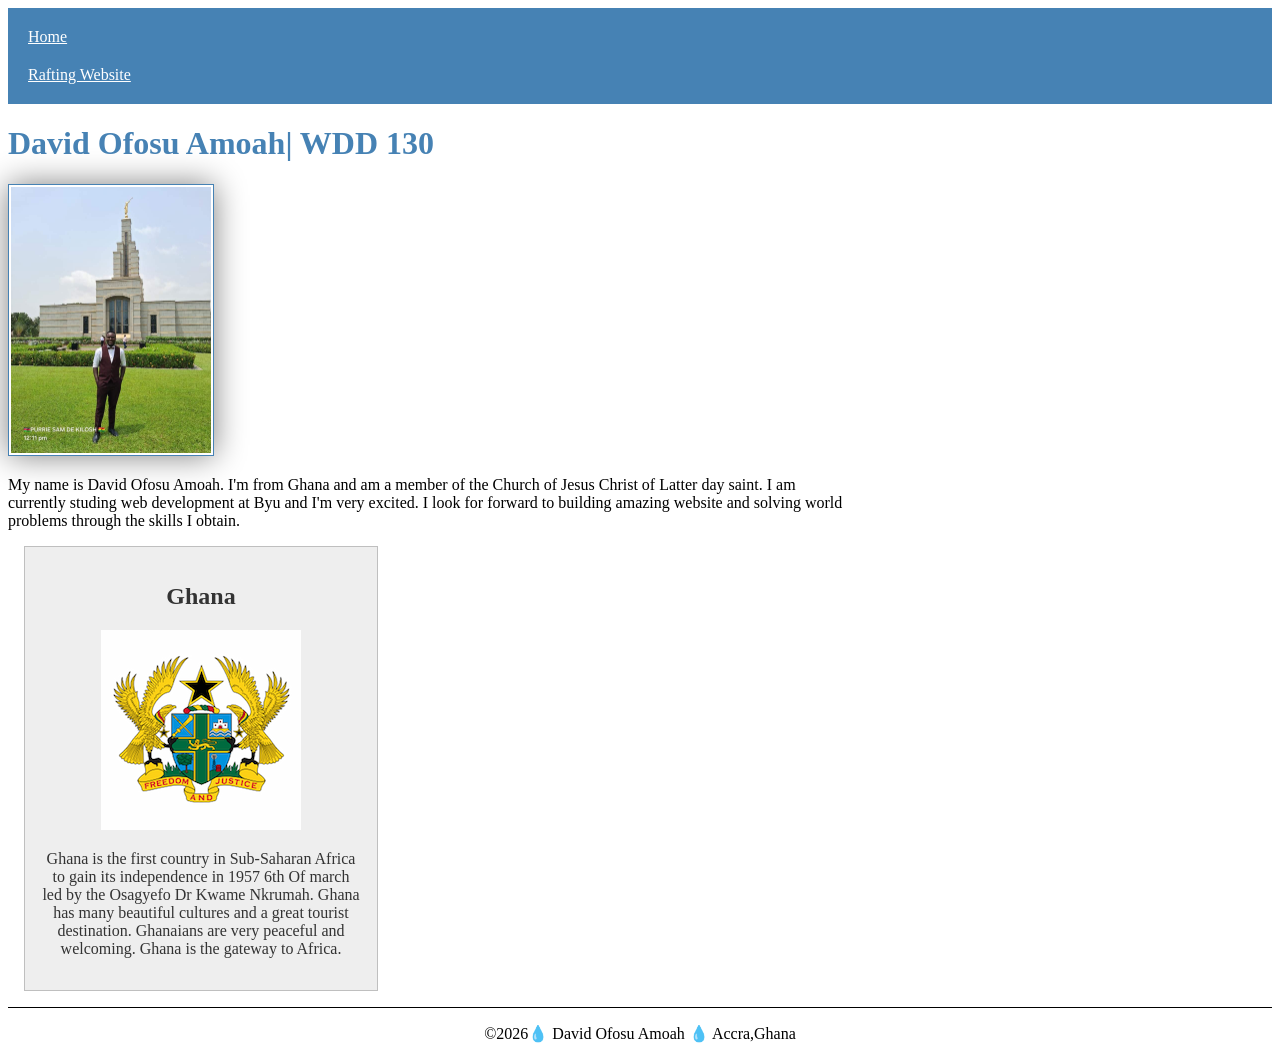
<file: index.html>
<!DOCTYPE html>
<html lang="en">

<head>
    <meta charset="UTF-8">
    <meta name="viewport" content="width=device-width, initial-scale=1.0">
    <title>David Ofosu Amoah | WDD 130</title>
    <meta name="description" content="David Ofosu Amoah's BYU-Idaho WDD 130 course home page.">
    <meta name="author" content="David Ofosu Amoah">
    <link rel="stylesheet" href="styles/styles.css">
</head>

<body>

    <header>
        <nav>
            <a href="#">Home</a>
            <a href="wwr/">Rafting Website</a>
        </nav>
    </header>
    <main>
        <h1>David Ofosu Amoah| WDD 130</h1>
        <img src="images/profile.jpg" alt="David Ofosu Amoah">
        <p> My name is David Ofosu Amoah. I'm from Ghana and am a member of the Church of Jesus
            Christ of Latter day saint. I am currently studing web development at Byu and I'm very
            excited. I look for forward to building amazing website and solving world problems
            through the skills I obtain. </p>

    </main>
    <aside>
        <h2>Ghana</h2>
        <img src="images/ghana.png" alt="Ghana coat of arms">
        <p> Ghana is the first country in Sub-Saharan Africa to gain its independence in 1957 6th
            Of march led by the Osagyefo Dr Kwame Nkrumah. Ghana has many beautiful cultures and a
            great tourist destination. Ghanaians are
            very peaceful and welcoming. Ghana is the gateway to Africa.</p>
    </aside>

    <footer>
        <p>©2026💧 David Ofosu Amoah 💧 Accra,Ghana </p>
    </footer>


</body>


</html>
</file>
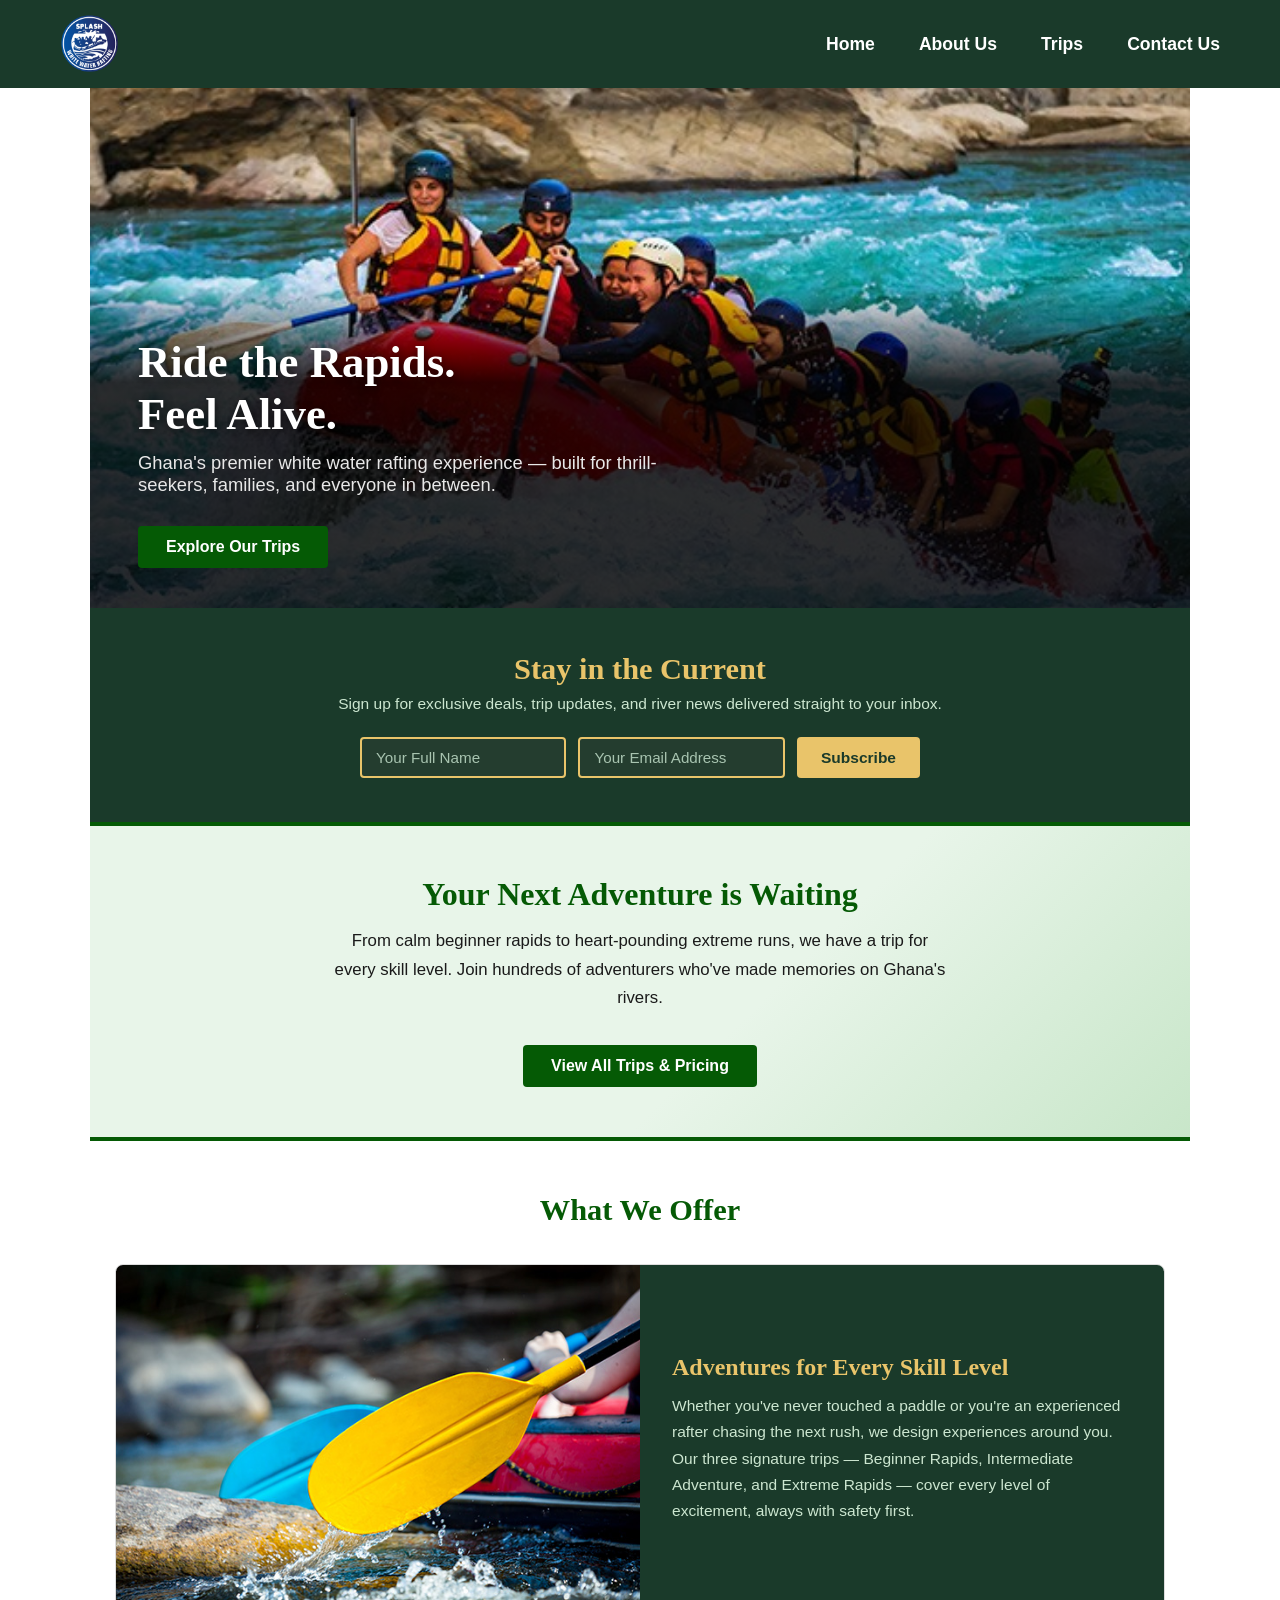
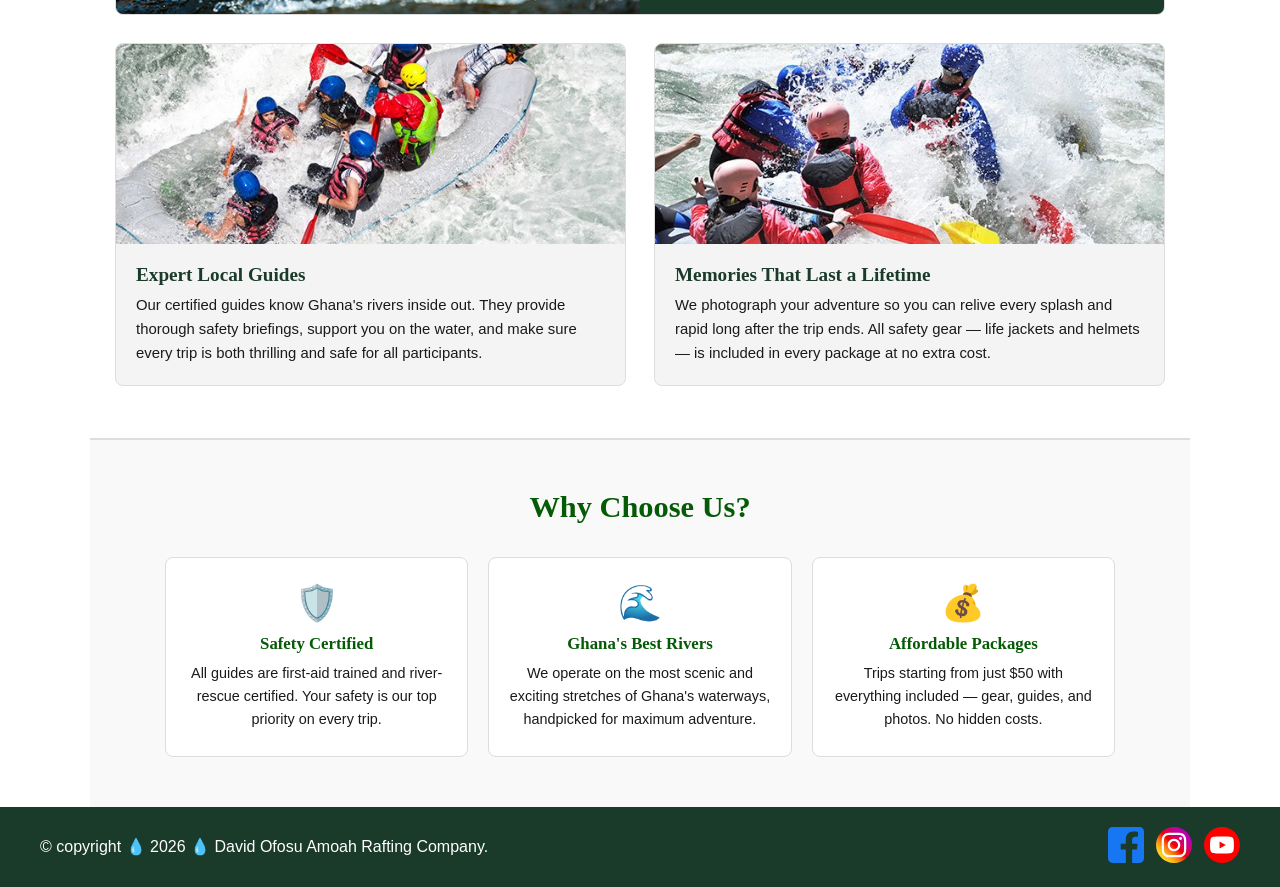
<file: wwr/index.html>
<!DOCTYPE html>
<html lang="en">

<head>
    <meta charset="UTF-8">
    <meta name="viewport" content="width=device-width, initial-scale=1.0">
    <title>Home | David Ofosu Amoah's Rafting Company</title>
    <meta name="description"
      content="Experience the thrill of white water rafting in Ghana with David Ofosu Amoah's Rafting Company. Book your adventure today!">
    <meta name="author" content="David Ofosu Amoah">
    <link rel="stylesheet" href="styles/rafting.css">
</head>

<body>

    <header>
        <div class="logo">
            <img id="logo" src="images/water.png" alt="David Ofosu Amoah Rafting Company Logo">
        </div>

        <nav>
            <ul class="navigation">
                <li><a href="index.html">Home</a></li>
                <li><a href="about.html">About Us</a></li>
                <li><a href="trips.html">Trips</a></li>
                <li><a href="contact.html">Contact Us</a></li>
            </ul>
        </nav>
    </header>

    <main>

        <section class="hero-home">
            <img src="images/appy.jpg" alt="Thrilling white water rafting adventure in Ghana">
            <div class="hero-home-text">
                <h1>Ride the Rapids.<br>Feel Alive.</h1>
                <p>Ghana's premier white water rafting experience — built for thrill-seekers,
                    families, and everyone in between.</p>
                <a href="trips.html" class="cta-button">Explore Our Trips</a>
            </div>
        </section>

        <section class="newsletter">
            <h2>Stay in the Current</h2>
            <p>Sign up for exclusive deals, trip updates, and river news delivered straight to your
                inbox.</p>
            <form class="newsletter-form" action="#" method="get">
                <input type="text" name="fullname" placeholder="Your Full Name" required>
                <input type="email" name="email" placeholder="Your Email Address" required>
                <button type="submit">Subscribe</button>
            </form>
        </section>

        <section class="home-cta">
            <h2>Your Next Adventure is Waiting</h2>
            <p>From calm beginner rapids to heart-pounding extreme runs, we have a trip for every
                skill level.
                Join hundreds of adventurers who've made memories on Ghana's rivers.</p>
            <a href="trips.html" class="cta-button">View All Trips &amp; Pricing</a>
        </section>

        <section class="offerings">
            <h2>What We Offer</h2>
            <div class="offerings-grid">

                <div class="offer-card">
                    <img src="images/rafffff.jpg"
                      alt="Beginner friendly rafting on calm rapids in Ghana">
                    <div class="offer-text">
                        <h3>Adventures for Every Skill Level</h3>
                        <p>Whether you've never touched a paddle or you're an experienced rafter
                            chasing the next rush,
                            we design experiences around you. Our three signature trips — Beginner
                            Rapids, Intermediate
                            Adventure, and Extreme Rapids — cover every level of excitement, always
                            with safety first.</p>
                    </div>
                </div>

                <div class="offer-card">
                    <img src="images/raffour.jpg"
                      alt="Intermediate rafting adventure with moderate rapids">
                    <div class="offer-text">
                        <h3>Expert Local Guides</h3>
                        <p>Our certified guides know Ghana's rivers inside out. They provide
                            thorough safety briefings,
                            support you on the water, and make sure every trip is both thrilling and
                            safe for all participants.</p>
                    </div>
                </div>

                <div class="offer-card">
                    <img src="images/raffs.jpg"
                      alt="Extreme rapids rafting for advanced adventurers">
                    <div class="offer-text">
                        <h3>Memories That Last a Lifetime</h3>
                        <p>We photograph your adventure so you can relive every splash and rapid
                            long after the trip ends.
                            All safety gear — life jackets and helmets — is included in every
                            package at no extra cost.</p>
                    </div>
                </div>

            </div>
        </section>

        <section class="why-us">
            <h2>Why Choose Us?</h2>
            <div class="why-grid">
                <div class="why-card">
                    <div class="icon">🛡️</div>
                    <h3>Safety Certified</h3>
                    <p>All guides are first-aid trained and river-rescue certified. Your safety is
                        our top priority on every trip.</p>
                </div>
                <div class="why-card">
                    <div class="icon">🌊</div>
                    <h3>Ghana's Best Rivers</h3>
                    <p>We operate on the most scenic and exciting stretches of Ghana's waterways,
                        handpicked for maximum adventure.</p>
                </div>
                <div class="why-card">
                    <div class="icon">💰</div>
                    <h3>Affordable Packages</h3>
                    <p>Trips starting from just $50 with everything included — gear, guides, and
                        photos. No hidden costs.</p>
                </div>
            </div>
        </section>

    </main>

    <footer>
        <p>© copyright 💧 2026 💧 David Ofosu Amoah Rafting Company.</p>

        <nav class="socialmedia">
            <a href="http://facebook.com">
                <img src="images/facebook.svg" alt="Facebook Icon">
            </a>
            <a href="http://instagram.com">
                <img src="images/instagram.svg" alt="Instagram Icon">
            </a>
            <a href="http://youtube.com">
                <img src="images/youtube.svg" alt="YouTube Icon">
            </a>
        </nav>
    </footer>

</body>

</html>
</file>
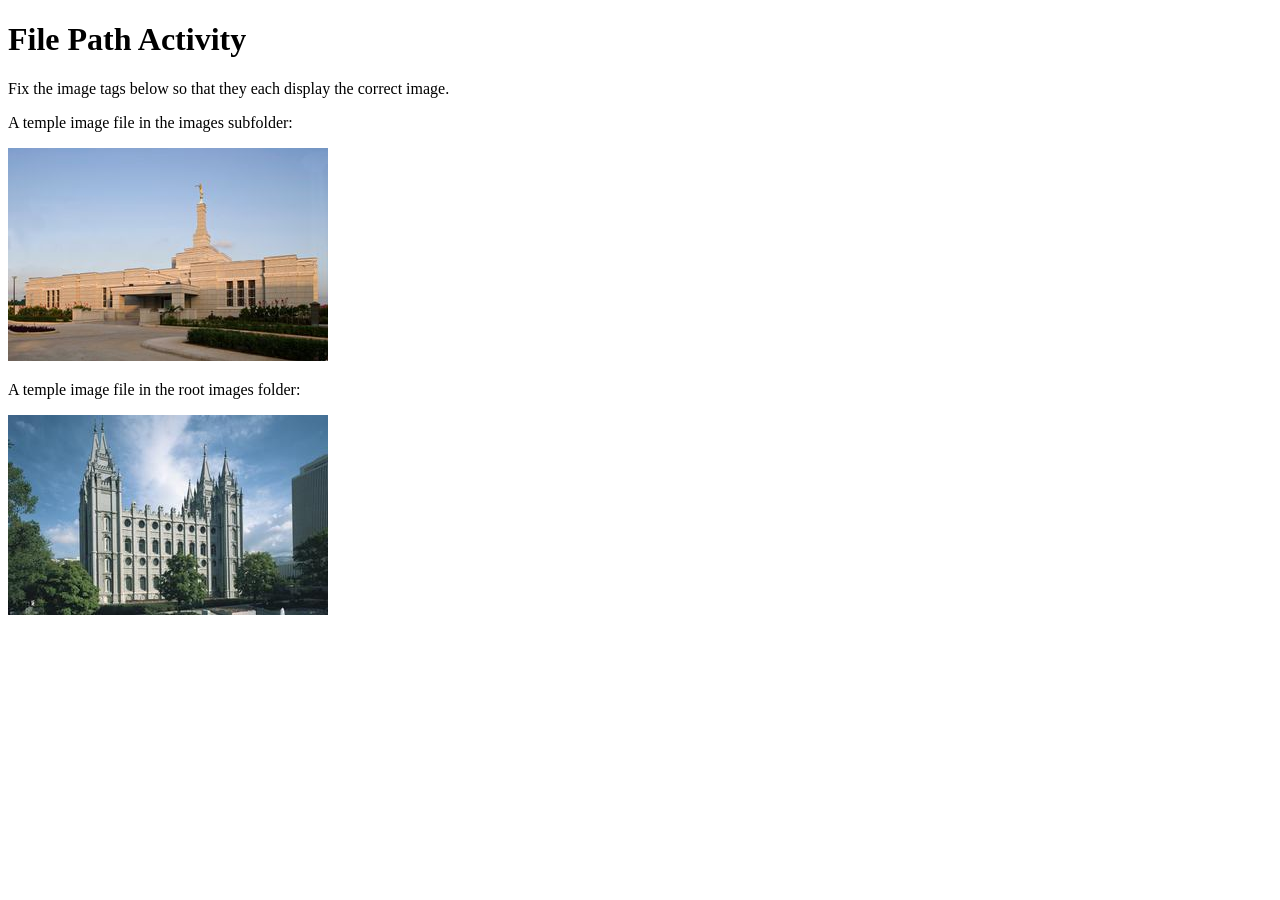
<file: week01/file-paths.html>
<!DOCTYPE html>
<html lang="en">

<head>
    <meta charset="UTF-8">
    <meta name="viewport" content="width=device-width, initial-scale=1.0">
    <title>File Path Activity</title>
</head>

<body>
    <h1>File Path Activity</h1>
    <p>Fix the image tags below so that they each display the correct image.</p>

    <p>A temple image file in the images subfolder:</p>
    <img src="images/aba-nigeria-temple.jpeg" alt="The Aba Nigeria Temple">

    <p>A temple image file in the root images folder:</p>
    <img src="images/salt-lake-temple.jpg" alt="The Salt Lake Temple">


</body>

</html>
</file>
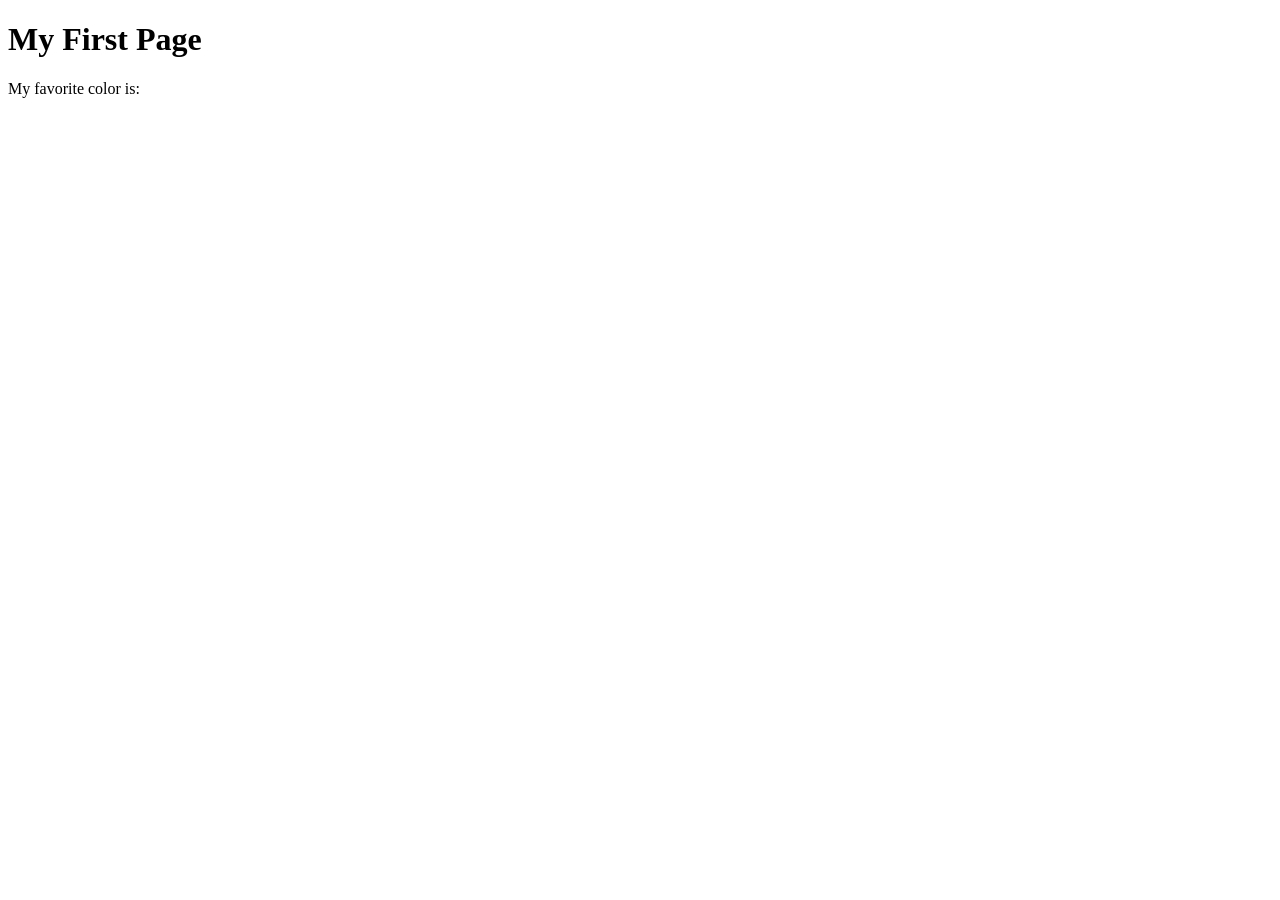
<file: week01/first-page.html>
<!DOCTYPE html>
<html lang="en">
<head>
    <meta charset="UTF-8">
    <meta name="viewport" content="width=device-width, initial-scale=1.0">
    <title>My First Page</title>
</head>
<body>
    <h1>My First Page</h1>
    <p>My favorite color is: </p>
</body>
</html>
</file>
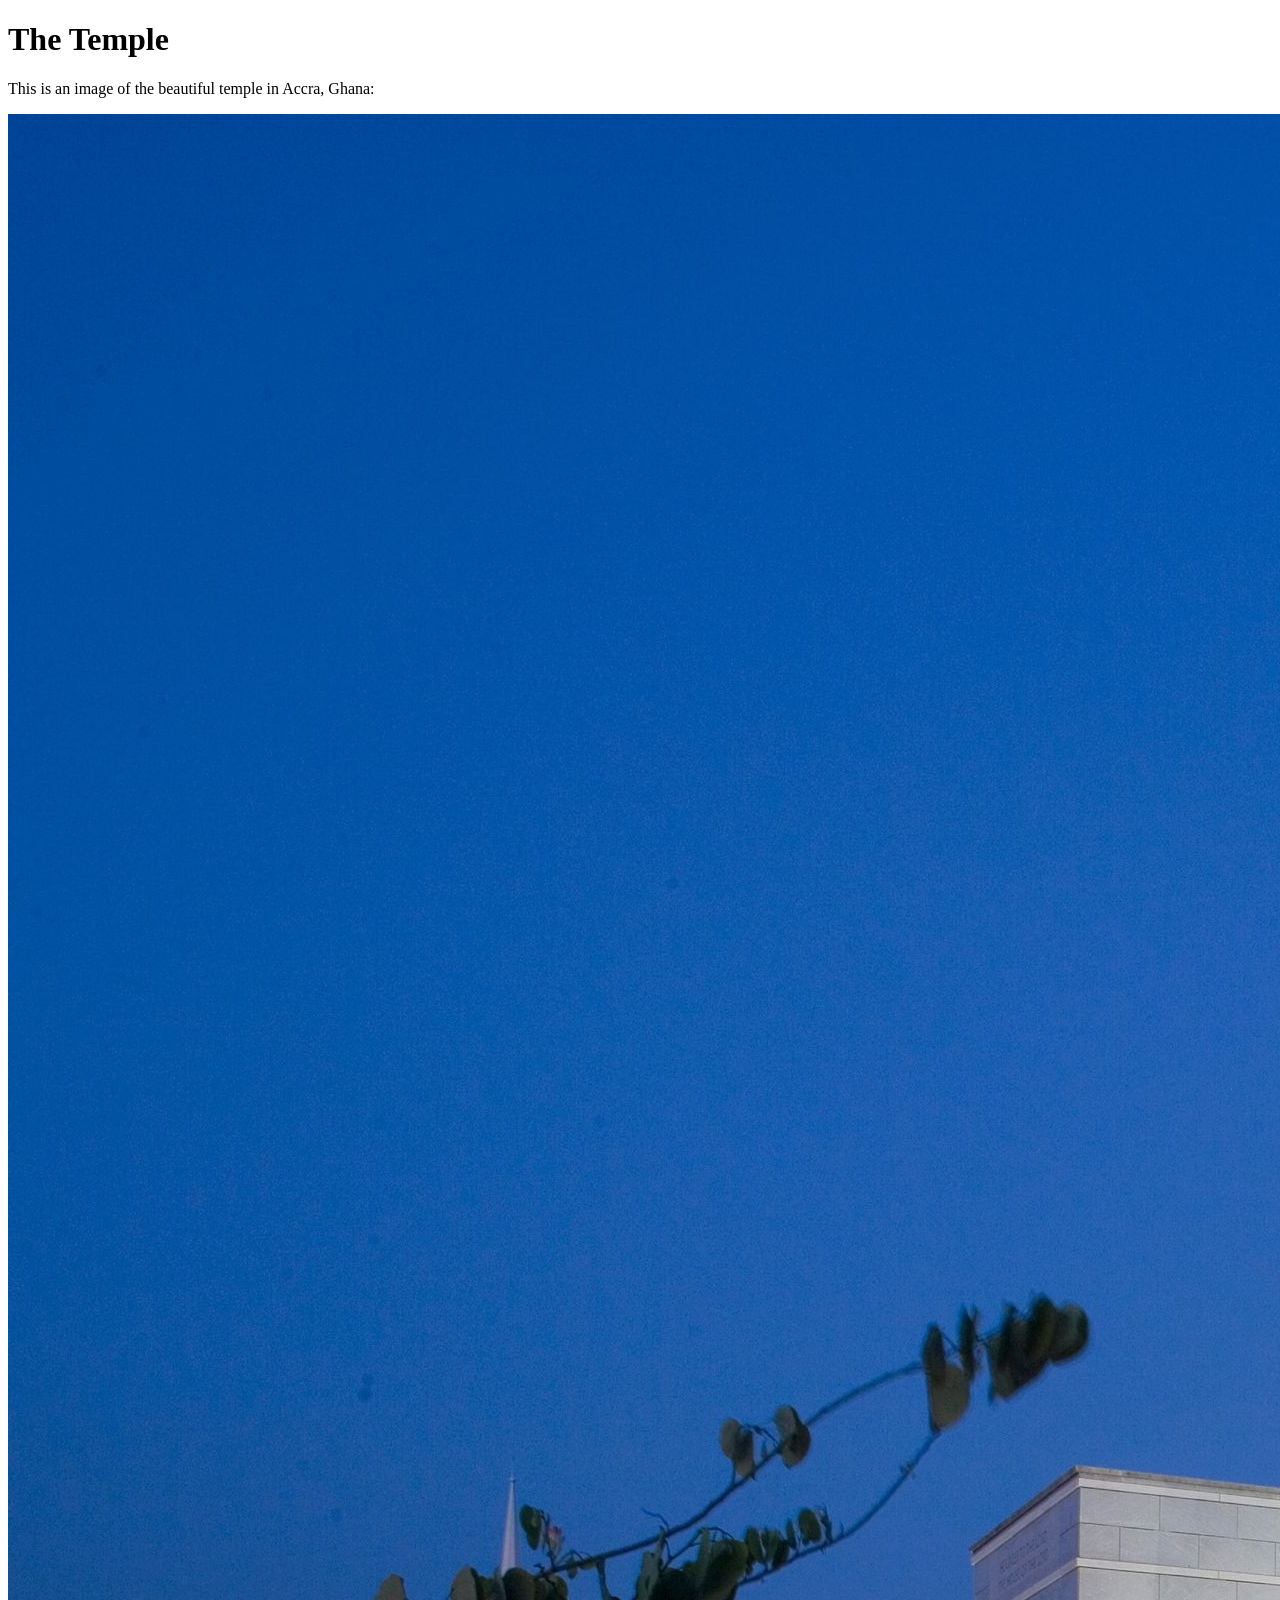
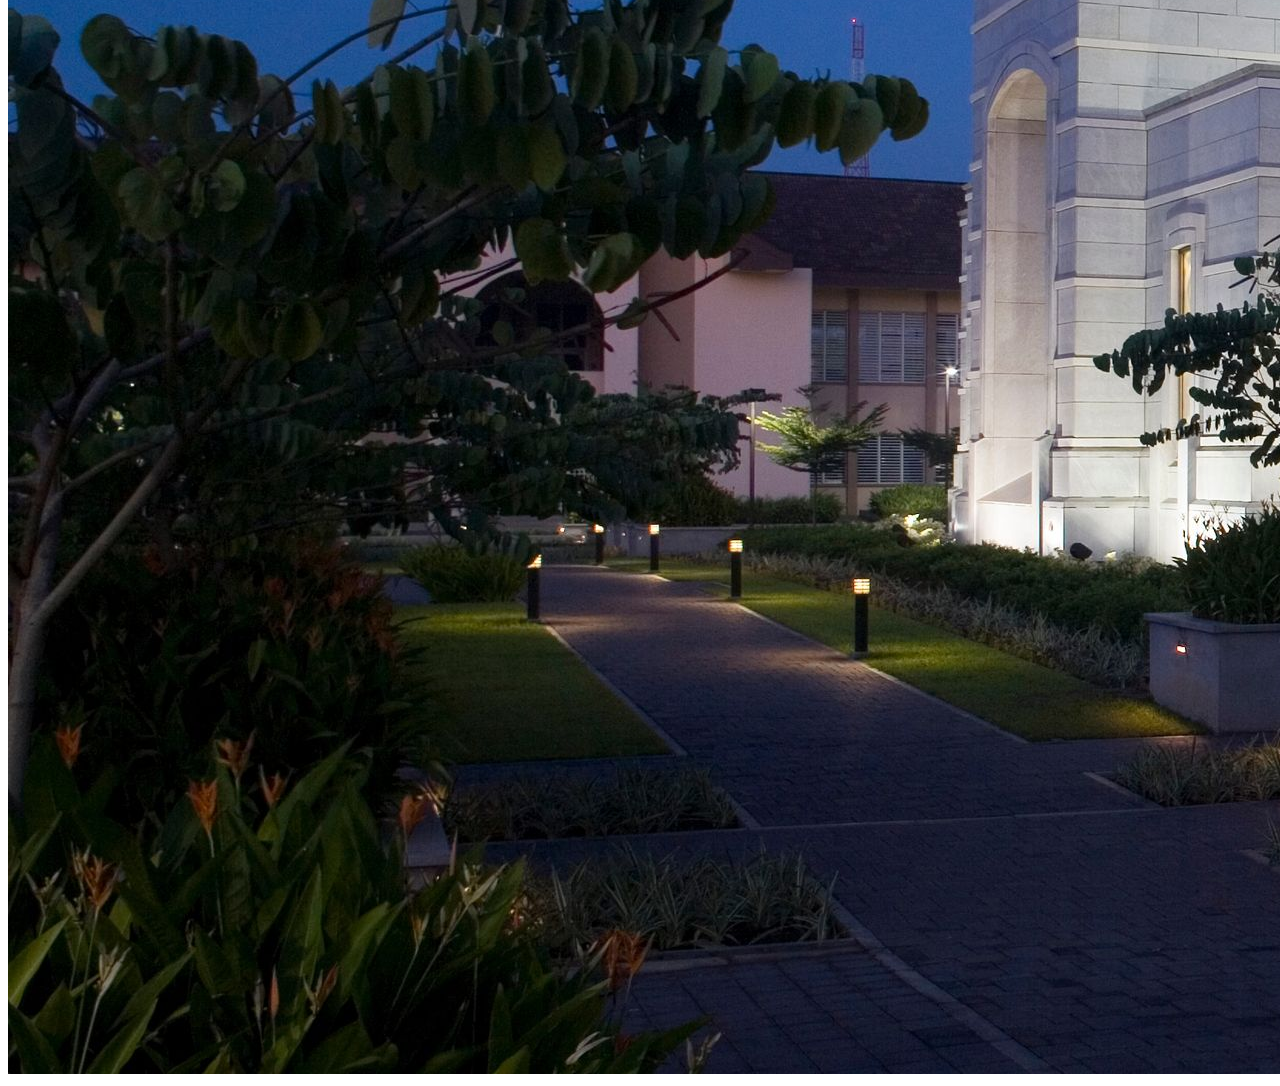
<file: week01/images.html>
<!DOCTYPE html>
<html lang="en">
<head>
    <meta charset="UTF-8">
    <meta name="viewport" content="width=device-width, initial-scale=1.0">
    <title>Temple Image</title>
</head>
<body>
    <h1>The Temple</h1>
    <p>This is an image of the beautiful temple in Accra, Ghana:</p>
    <img src="images/temple-large.jpeg" alt="The Accra Ghana Temple">
    
</body>
</html>
</file>
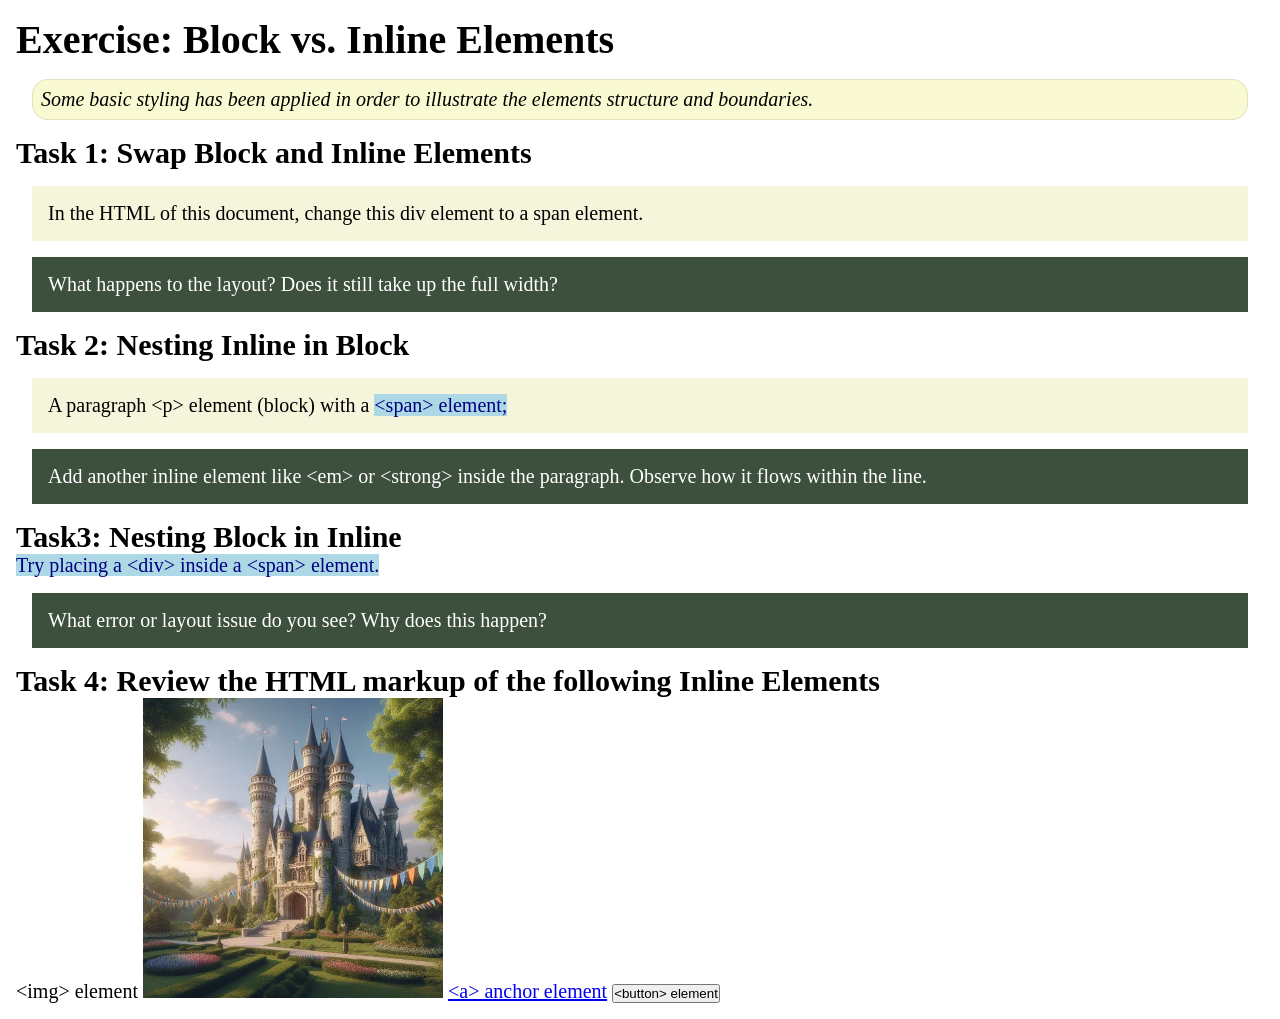
<file: week02/block-vs-inline.html>
<!DOCTYPE html>
<html lang="en">

<head>
    <meta charset="UTF-8">
    <meta name="viewport" content="width=device-width, initial-scale=1.0">
    <title>Exercise: Block vs. Inline Elements</title>
    <link rel="stylesheet" href="styles/block-vs-inline.css">
</head>

<body>
    <main>
        <h1>Exercise: Block vs. Inline Elements</h1>
        <p class="note">Some basic styling has been applied in order to illustrate the elements structure and
            boundaries.</p>

        <h2>Task 1: Swap Block and Inline Elements</h2>
        <div>In the HTML of this document, change this div element to a span element.</div>

        <p class="question">What happens to the layout? Does it still take up the full width?</p>

        <h2>Task 2: Nesting Inline in Block</h2>
        <p>A paragraph &lt;p&gt; element (block) with a <span>&lt;span&gt; element;</span></p>
        <p class="question">Add another inline element like &lt;em&gt; or &lt;strong&gt; inside the paragraph. Observe
            how it flows within the line.</p>

        <h2>Task3: Nesting Block in Inline</h2>
        <span>Try placing a &lt;div&gt; inside a &lt;span&gt; element.</span>
            <p class="question">What error or layout issue do you see? Why does this happen?</p>


            <h2>Task 4: Review the HTML markup of the following Inline Elements</h2>
        &lt;img&gt; element
        <img src="images/castle.webp" alt="placeholder image (images are inline)" width="300" height="300">
        <a href="https://churchofjesuschrist.org">&lt;a&gt; anchor element</a>
        <button type="button">&lt;button&gt; element</button>
    </main>
</body>

</html>
</file>
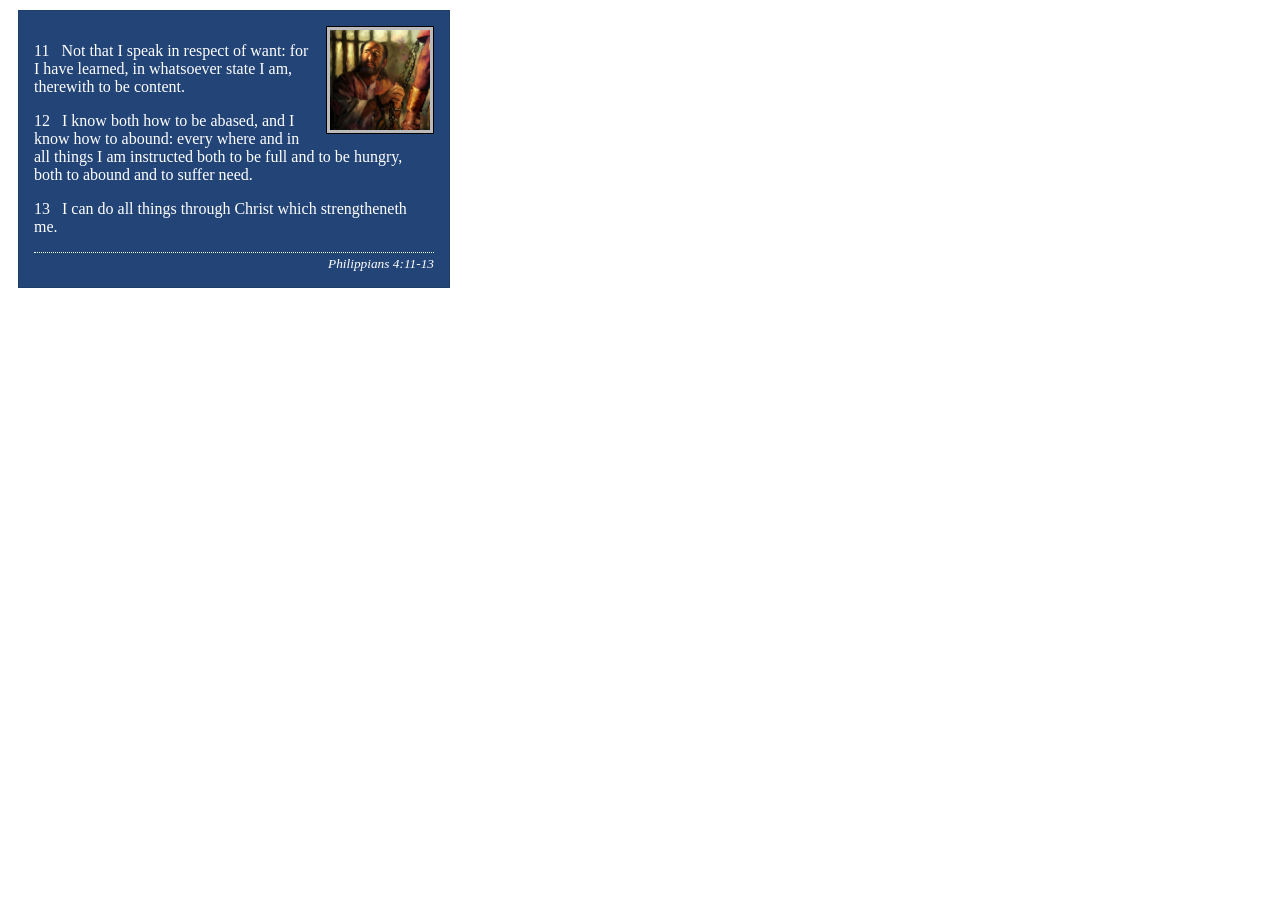
<file: week02/box-model-solution.html>
<!DOCTYPE html>
<html lang="en">
<head>
    <meta charset="UTF-8">
    <meta name="viewport" content="width=device-width, initial-scale=1.0">
    <title>Box Model Activity</title>
    <link rel="stylesheet" href="styles/box-model-solution.css">
</head>
<body>
    <main>
        <div class="callout">
            <img src="images/apostle-paul-imprisoned.webp" alt="Paul the Apostle - Imprisoned in Rome" width="200" height="200">
            <blockquote>
                <p>11 &nbsp; Not that I speak in respect of want: for I have learned, in whatsoever state I am, therewith to be content.</p>
                <p>12 &nbsp; I know both how to be abased, and I know how to abound: every where and in all things I am instructed both to be full and to be hungry, both to abound and to suffer need.</p>
                <p>13 &nbsp; I can do all things through Christ which strengtheneth me.</p>
            </blockquote>
            <cite>Philippians 4:11-13</cite>
        </div>
    </main>
</body>
</html>
</file>
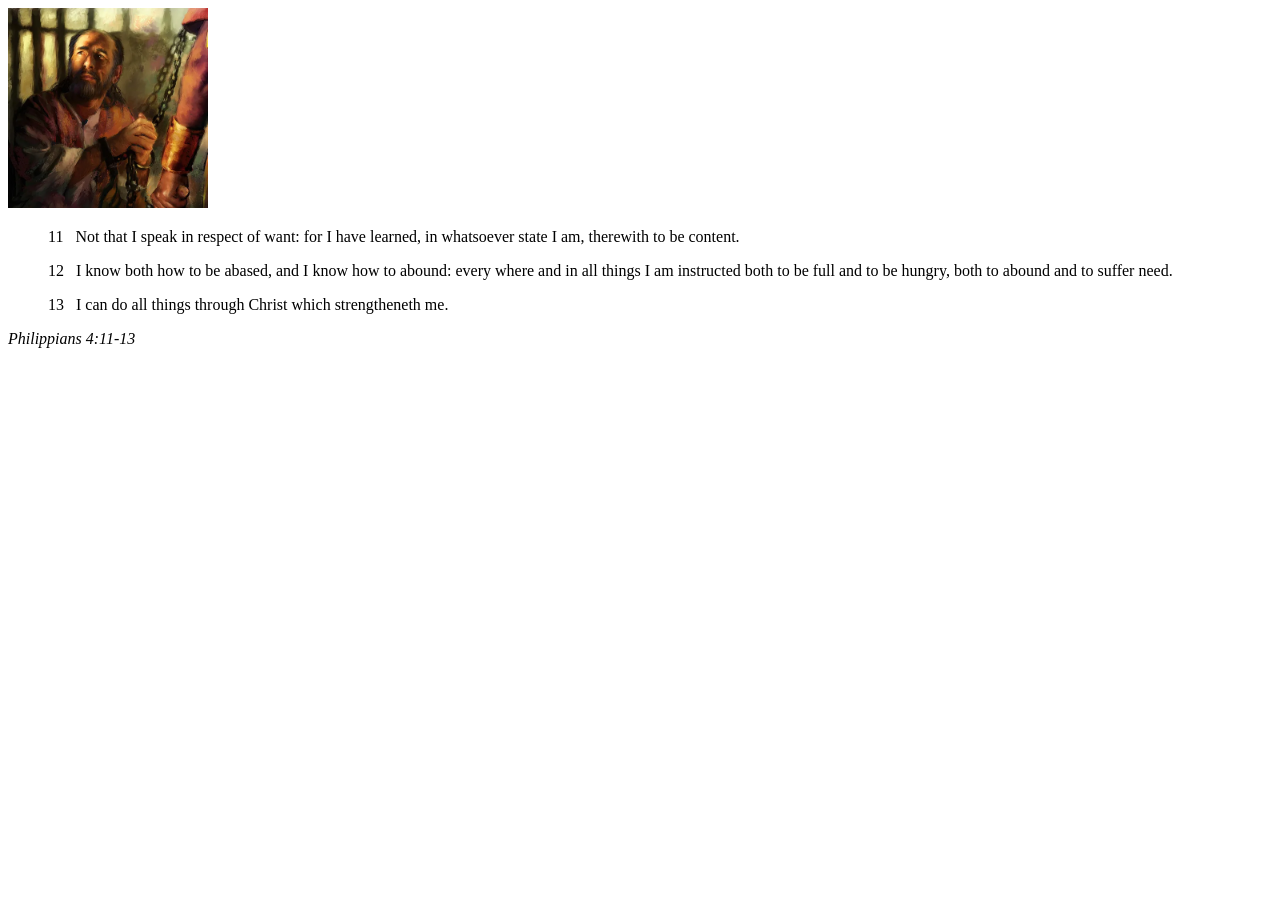
<file: week02/box-model.html>
<!DOCTYPE html>
<html lang="en">
<head>
    <meta charset="UTF-8">
    <meta name="viewport" content="width=device-width, initial-scale=1.0">
    <title>Box Model Activity</title>
</head>
<body>
    <main>
        <div class="callout">
            <img src="images/apostle-paul-imprisoned.webp" alt="Paul the Apostle - Imprisoned in Rome" width="200" height="200">
            <blockquote>
                <p>11 &nbsp; Not that I speak in respect of want: for I have learned, in whatsoever state I am, therewith to be content.</p>
                <p>12 &nbsp; I know both how to be abased, and I know how to abound: every where and in all things I am instructed both to be full and to be hungry, both to abound and to suffer need.</p>
                <p>13 &nbsp; I can do all things through Christ which strengtheneth me.</p>
            </blockquote>
            <cite>Philippians 4:11-13</cite>
        </div>
    </main>
</body>
</html>
</file>
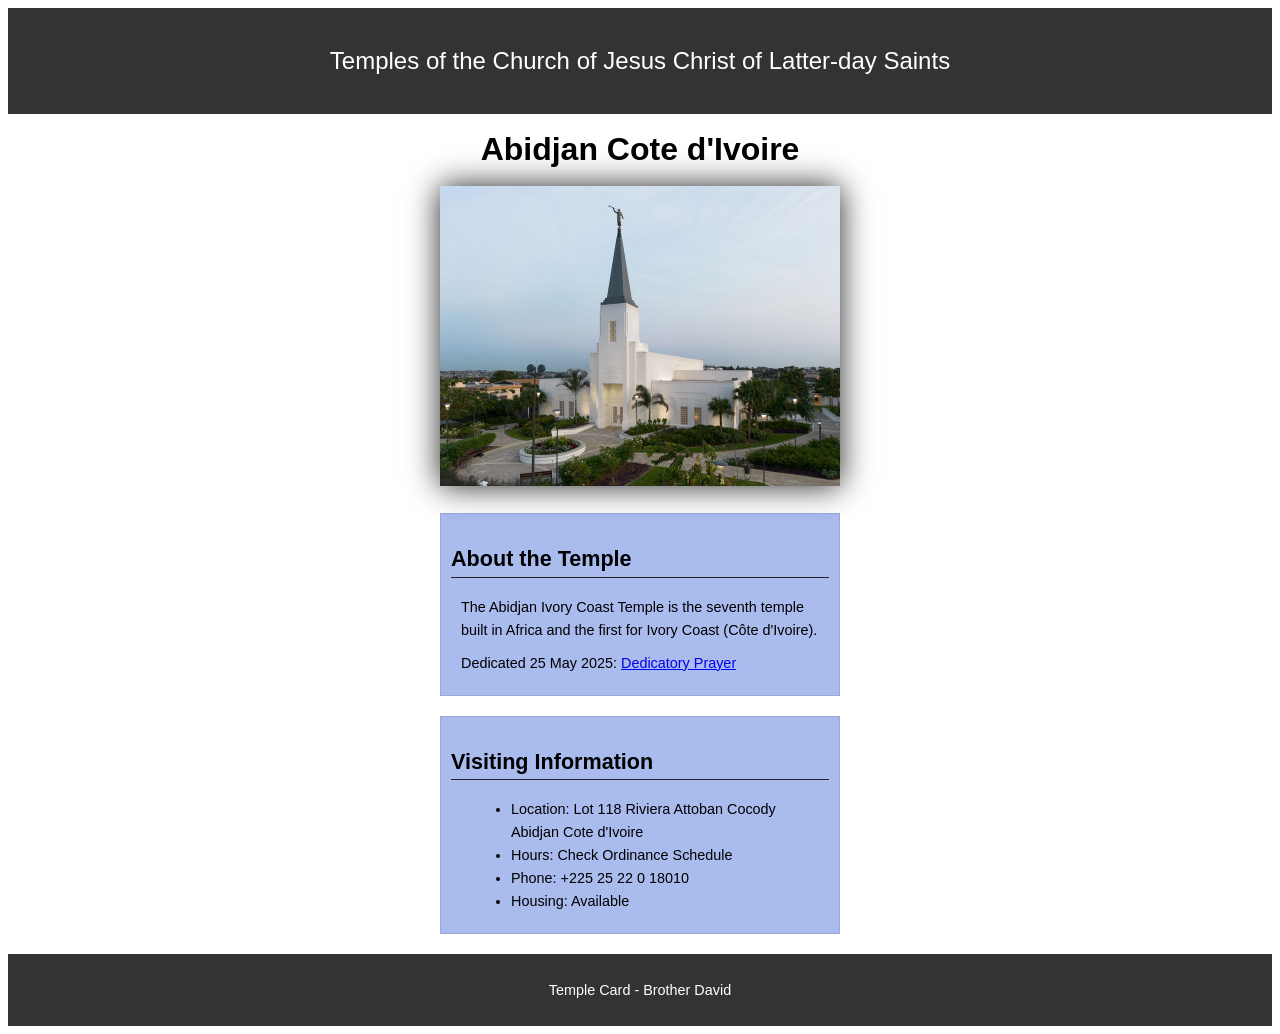
<file: week02/temple.html>
<!DOCTYPE html>
<html lang="en">

<head>
    <meta charset="UTF-8">
    <meta name="viewport" content="width=device-width, initial-scale=1.0">
    <title>Temple Card - Abidjan Cote d'Ivoire</title>
     <link rel="stylesheet" href="styles/temple.css">
</head>

<body>
    <header>
        <p>Temples of the Church of Jesus Christ of Latter-day Saints</p>
    </header>
    <main>
        <h1>Abidjan Cote d'Ivoire</h1>
        <picture>
            <img src="images/abidjan-ivory-coast.jpeg" alt="Abidjan Cote d'Ivoire Temple">
        </picture>
        <section>
            <h2>About the Temple</h2>
            <p>The Abidjan Ivory Coast Temple is the seventh temple built in Africa and the first
                for Ivory Coast (Côte
                d'Ivoire).</p>
            <p>Dedicated 25 May 2025: <a
                  href="https://www.churchofjesuschrist.org/temples/dedicatory-prayer/abidjan-ivory-coast-temple/2025-05-25?lang=eng"
                  target="_blank" rel="noopener noreferrer">Dedicatory Prayer</a></p>
        </section>
        <section>
            <h2>Visiting Information</h2>
            <ul>
                <li>Location: Lot 118 Riviera Attoban Cocody Abidjan Cote d'Ivoire</li>
                <li>Hours: Check Ordinance Schedule</li>
                <li>Phone: +225 25 22 0 18010</li>
                <li>Housing: Available</li>
            </ul>
        </section>
    </main>
    <footer>
        <p>Temple Card - Brother David</p>
    </footer>
</body>

</html>
</file>
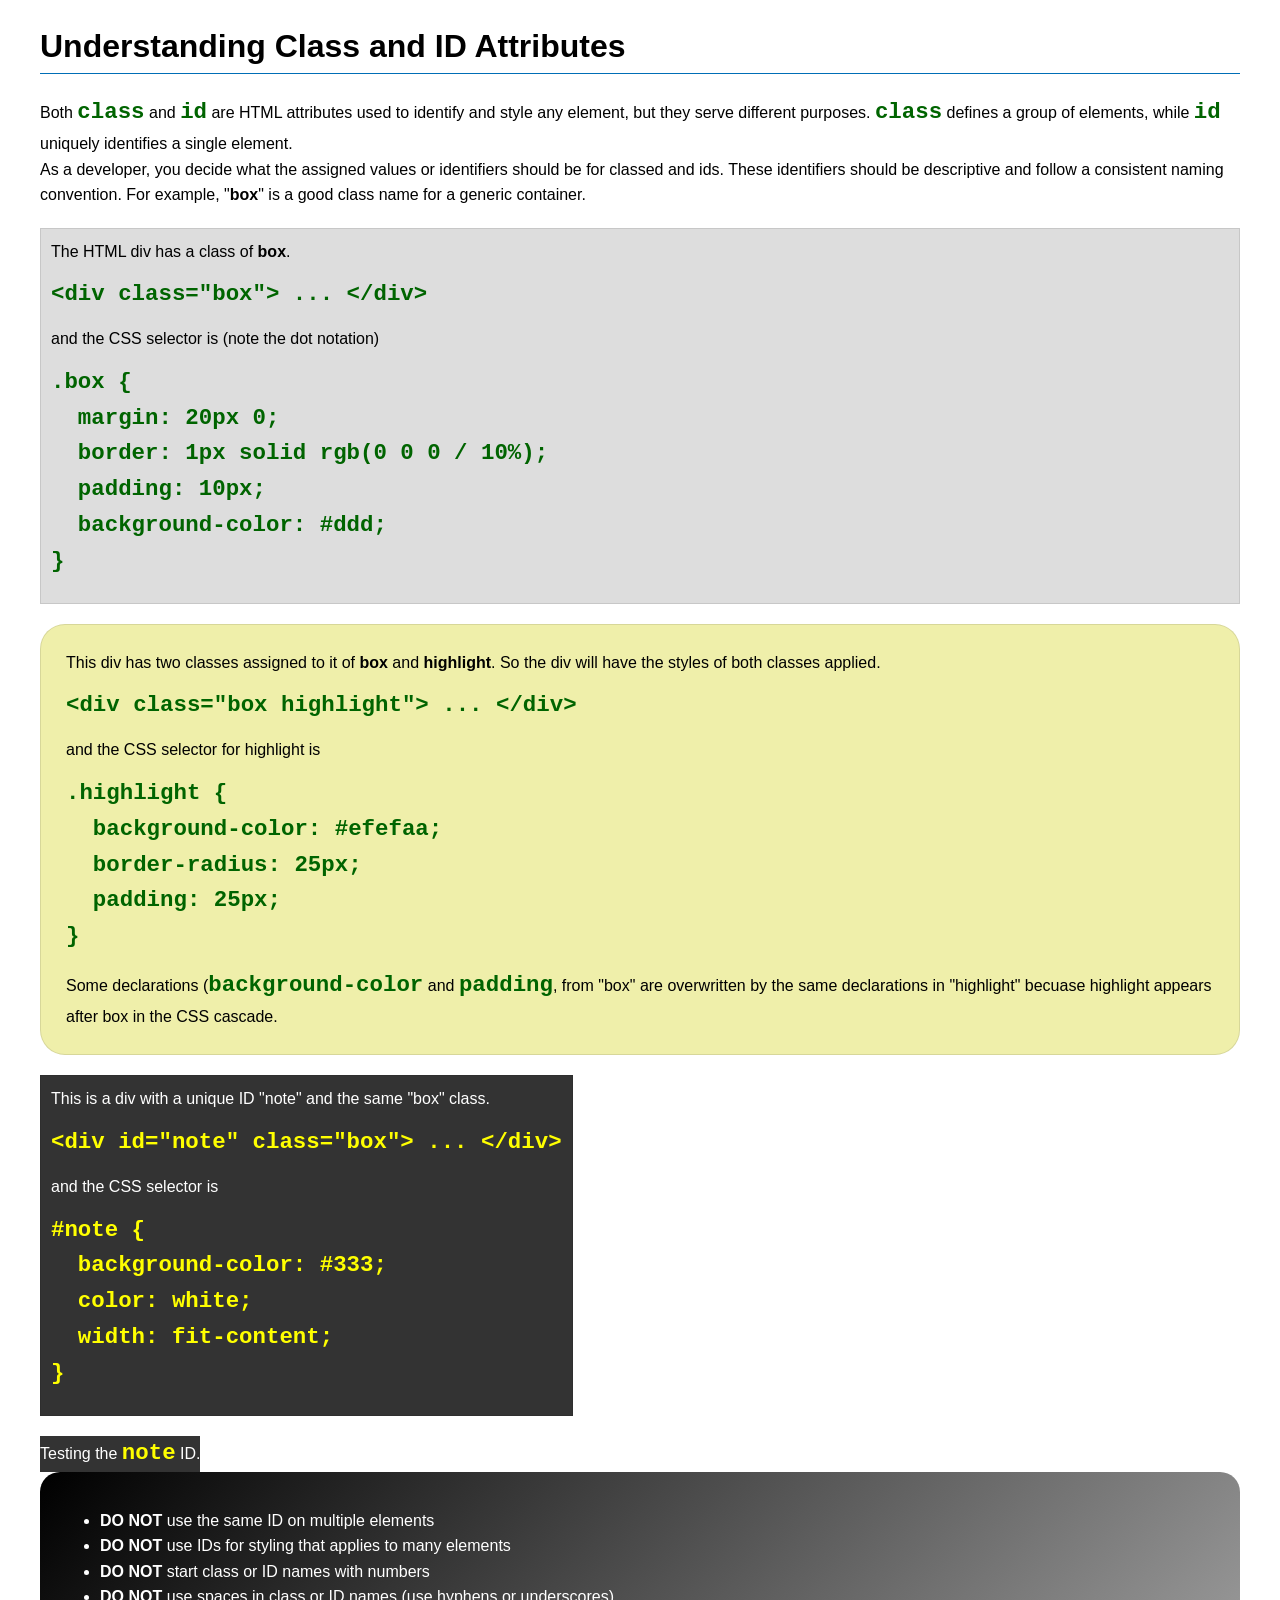
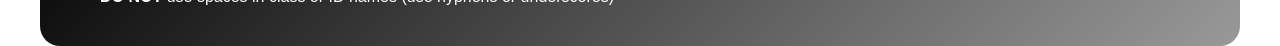
<file: week03/class-and-id.html>
<!DOCTYPE html>
<html lang="en">

<head>
    <meta charset="UTF-8">
    <meta name="viewport" content="width=device-width, initial-scale=1.0">
    <title>Class vs ID Attributes</title>
    <link rel="stylesheet" href="styles/class-and-id.css">
</head>

<body>
    <h1>Understanding Class and ID Attributes</h1>
    <p>Both <code>class</code> and <code>id</code> are HTML attributes used to identify and style any element, but they
        serve different purposes. <code>class</code> defines a group of elements, while <code>id</code> uniquely
        identifies a single element.</p>
    <p>As a developer, you decide what the assigned values or identifiers should be for classed and ids. These
        identifiers should be
        descriptive and follow a consistent naming convention. For example, "<strong>box</strong>" is a good class name
        for a generic container.</p>
    <div class="box">
        <p>The HTML div has a class of <strong>box</strong>.</p>
        <pre><code class="html">&lt;div class="box"&gt; ... &lt;/div&gt;</code></pre>
        and the CSS selector is (note the dot notation)
        <pre><code class="css">.box {
  margin: 20px 0;
  border: 1px solid rgb(0 0 0 / 10%);
  padding: 10px;
  background-color: #ddd; 
}</code></pre>
    </div>

    <div class="box highlight">
        <p>This div has two classes assigned to it of <strong>box</strong> and <strong>highlight</strong>. So the div
            will have the styles of both classes applied.</p>
        <pre><code class="html">&lt;div class="box highlight"&gt; ... &lt;/div&gt;</code></pre>
        and the CSS selector for highlight is
        <pre><code class="css">.highlight {
  background-color: #efefaa;
  border-radius: 25px;
  padding: 25px;
}</code></pre>
<p>Some declarations (<code>background-color</code> and <code>padding</code>, from "box" are overwritten by the same declarations in "highlight" becuase highlight appears after box in the CSS cascade.</p>
    </div>

    <div id="note" class="box">
        <p>This is a div with a unique ID "note" and the same "box" class.</p>
        <pre><code class="html">&lt;div id="note" class="box"&gt; ... &lt;/div&gt;</code></pre>
        and the CSS selector is
        <pre><code class="css">#note {
  background-color: #333;
  color: white;
  width: fit-content;
}</code></pre>
    </div>

    <div id="note">
        <p>Testing the <code>note</code> ID.</p>
    </div>

    <section id="best-practice">
        <ul>
            <li><strong>DO NOT</strong> use the same ID on multiple elements</li>
            <li><strong>DO NOT</strong> use IDs for styling that applies to many elements</li>
            <li><strong>DO NOT</strong> start class or ID names with numbers</li>
            <li><strong>DO NOT</strong> use spaces in class or ID names (use hyphens or underscores)</li>
        </ul>
    </section>




</body>

</html>
</file>
<file: styles/styles.css>
nav {
    background-color: steelblue;
    padding: 10px;
}

nav a {
    color: white;
    padding: 10px;
    display: block;
}

h1 {
    color: steelblue;
}

main {
    max-width: 840px;
}

aside {
    width: 20rem;
    margin: 1rem;
    border: 1px solid rgb(0 0 0 / 0.2);
    /* 1️⃣ */
    padding: 1rem;
    background-color: #eee;
    color: #333;
    text-align: center;

}

aside img {
    width: 200px;
    height: auto;
}

main img {
    width: 200px;
    height: auto;
    border: 1px solid steelblue;
    padding: 2px;
    box-shadow: 0 0 30px gray;

}

p {
    padding: 0;
}

footer {
    margin-top: 15px;
    border-top: 1px solid #000;
    text-align: center;
}
</file>
<file: wwr/styles/rafting.css>
:root {
    --primary-color: #055a05;
    --secondary-color: #ffffff;
    --accent1-color: #1a3a2a;
    --accent2-color: #e9c46a;
    --heading-font: "Times New Roman", "Georgia", serif;
    --body-font: Arial, Helvetica, sans-serif;
    --text-on-dark: #ffffff;
    --text-on-light: #1a1a1a;
    --link-color: #ffffff;
}

* {
    margin: 0;
    padding: 0;
    box-sizing: border-box;
}

body {
    font-family: var(--body-font);
    color: var(--text-on-light);
}

header,
footer {
    width: 100%;
}

main {
    width: 100%;
    max-width: 1100px;
    margin: 0 auto;
}

header {
    display: grid;
    grid-template-columns: auto 1fr;
    align-items: center;
    padding: 10px 40px;
    background-color: var(--accent1-color);
}

.logo img {
    margin: 0 0.25rem 0 1rem;
    width: 64px;
    height: auto;
}

#logo {
    font-size: 2rem;
    font-family: Acme, Arial, sans-serif;
}

nav {
    justify-self: end;
}

.navigation {
    display: flex;
    list-style: none;
    gap: 4px;
}

.navigation li {
    flex: 1 1 auto;
}

.navigation a {
    display: block;
    color: var(--text-on-dark);
    padding: 16px 20px;
    text-decoration: none;
    font-size: 1.1rem;
    font-weight: 600;
    border-radius: 4px;
    transition: background-color 0.2s;
}

.navigation a:hover,
.navigation a.active {
    background-color: var(--primary-color);
    color: #ffffff;
    text-decoration: underline;
}

h1,
h2 {
    font-family: var(--heading-font);
    color: var(--primary-color);
}

h3 {
    font-family: var(--heading-font);
    color: var(--accent1-color);
}

.trips-hero {
    position: relative;
    width: 100%;
    overflow: hidden;
    max-height: 480px;
}

.trips-hero img {
    width: 100%;
    height: 480px;
    object-fit: cover;
    display: block;
}

.trips-hero-text {
    position: absolute;
    bottom: 0;
    left: 0;
    width: 100%;
    background: linear-gradient(to top, rgba(0, 0, 0, 0.78) 80%, transparent);
    padding: 40px 40px 32px;
    color: #ffffff;
}

.trips-hero-text h1 {
    font-family: var(--heading-font);
    font-size: 2.4rem;
    color: #ffffff;
    margin-bottom: 10px;
}

.trips-hero-text p {
    font-size: 1.1rem;
    color: #f0f0f0;
    margin-bottom: 18px;
}

.cta {
    text-align: center;
    padding: 40px 24px;
    background-color: #e8f5e9;
    border-top: 4px solid var(--primary-color);
    border-bottom: 4px solid var(--primary-color);
}

.cta h2 {
    font-size: 1.8rem;
    margin-bottom: 12px;
    color: var(--primary-color);
}

.cta p {
    font-size: 1rem;
    color: var(--text-on-light);
    max-width: 600px;
    margin: 0 auto 20px;
    line-height: 1.6;
}

.cta-button {
    display: inline-block;
    margin-top: 8px;
    padding: 12px 28px;
    background-color: var(--primary-color);
    color: #ffffff;
    text-decoration: none;
    font-size: 1rem;
    font-weight: bold;
    border-radius: 4px;
    transition: background-color 0.2s;
}

.cta-button:hover {
    background-color: #034003;
}

.trip-grid {
    display: grid;
    grid-template-columns: repeat(3, 1fr);
    gap: 24px;
    padding: 40px 24px;
}

.trip {
    background-color: #f4f4f4;
    border: 1px solid #ddd;
    border-radius: 6px;
    padding: 16px;
    text-align: center;
    display: flex;
    flex-direction: column;
    gap: 10px;
}

.trip img {
    width: 100%;
    height: 160px;
    object-fit: cover;
    border-radius: 4px;
}

.trip h3 {
    font-size: 1.1rem;
    color: var(--accent1-color);
}

.trip p {
    font-size: 0.92rem;
    color: var(--text-on-light);
    line-height: 1.5;
    flex: 1;
}

.trip-book-btn {
    display: inline-block;
    padding: 8px 20px;
    background-color: var(--primary-color);
    color: #ffffff;
    text-decoration: none;
    font-size: 0.9rem;
    font-weight: bold;
    border-radius: 4px;
    align-self: center;
    transition: background-color 0.2s;
}

.trip-book-btn:hover {
    background-color: #034003;
}

.trip-table {
    padding: 20px 24px 40px;
    text-align: center;
}

.trip-table h2 {
    margin-bottom: 16px;
    font-size: 1.5rem;
}

.trip-table table {
    width: 100%;
    border-collapse: collapse;
}

.trip-table th,
.trip-table td {
    border: 1px solid #aaa;
    padding: 12px 16px;
    text-align: left;
}

.trip-table th {
    background-color: var(--accent1-color);
    color: #ffffff;
    font-size: 1rem;
}

.trip-table tr:nth-child(even) td {
    background-color: #f4f4f4;
}

.trip-table td {
    color: var(--text-on-light);
}

.trip-info {
    padding: 40px 24px;
    background-color: #f9f9f9;
    border-top: 2px solid #ddd;
}

.trip-info h2 {
    text-align: center;
    margin-bottom: 28px;
    font-size: 1.7rem;
}

.info-grid {
    display: grid;
    grid-template-columns: repeat(3, 1fr);
    gap: 20px;
}

.info-card {
    background-color: #ffffff;
    border: 1px solid #ddd;
    border-radius: 6px;
    padding: 20px;
    text-align: center;
}

.info-card h3 {
    font-size: 1.1rem;
    margin-bottom: 10px;
    color: var(--primary-color);
}

.info-card p {
    font-size: 0.92rem;
    color: var(--text-on-light);
    line-height: 1.6;
}

.booking-section {
    padding: 40px 24px;
    background-color: #ffffff;
    border-top: 2px solid #ddd;
}

.booking-section h2 {
    font-size: 1.7rem;
    margin-bottom: 8px;
    text-align: center;
}

.booking-intro {
    text-align: center;
    color: var(--text-on-light);
    font-size: 0.97rem;
    margin-bottom: 28px;
}

.booking-form {
    max-width: 700px;
    margin: 0 auto;
    display: flex;
    flex-direction: column;
    gap: 16px;
}

.form-row {
    display: grid;
    grid-template-columns: 160px 1fr;
    align-items: start;
    gap: 10px;
}

.form-row label {
    padding-top: 8px;
    font-size: 0.95rem;
    color: var(--text-on-light);
    font-weight: 600;
}

.form-row input[type="text"],
.form-row input[type="email"],
.form-row input[type="tel"],
.form-row input[type="number"],
.form-row input[type="date"],
.form-row select {
    padding: 8px 12px;
    border: 1px solid #aaa;
    font-size: 0.95rem;
    width: 100%;
    border-radius: 4px;
    color: var(--text-on-light);
    background-color: #fafafa;
}

.form-row textarea {
    padding: 8px 12px;
    border: 1px solid #aaa;
    font-size: 0.95rem;
    width: 100%;
    height: 90px;
    resize: vertical;
    border-radius: 4px;
    color: var(--text-on-light);
    background-color: #fafafa;
}

.radio-options {
    display: flex;
    flex-direction: column;
    gap: 6px;
    padding-top: 6px;
}

.radio-options label {
    display: flex;
    align-items: center;
    gap: 8px;
    font-size: 0.95rem;
    font-weight: normal;
    padding-top: 0;
    color: var(--text-on-light);
}

.subscribe-row label {
    font-weight: normal;
    padding-top: 0;
}

.subscribe {
    display: flex;
    align-items: center;
    gap: 8px;
    font-size: 0.95rem;
    color: var(--text-on-light);
}

.booking-form button[type="submit"] {
    width: 100%;
    padding: 12px;
    background-color: var(--primary-color);
    color: #ffffff;
    border: none;
    font-size: 1rem;
    font-family: var(--body-font);
    font-weight: bold;
    cursor: pointer;
    border-radius: 4px;
    transition: background-color 0.2s;
}

.booking-form button[type="submit"]:hover {
    background-color: #034003;
}

footer {
    display: flex;
    justify-content: space-between;
    align-items: center;
    background-color: var(--accent1-color);
    padding: 20px 40px;
    flex-wrap: wrap;
    gap: 12px;
}

footer p {
    color: #ffffff;
    font-size: 1rem;
}

.socialmedia {
    display: flex;
    gap: 12px;
    align-items: center;
    margin: 0;
}

.socialmedia a {
    text-decoration: none;
}

.socialmedia img {
    width: 36px;
    height: 36px;
}

nav,
p,
section,
article {
    margin: 0;
    padding: 0;
}

.hero article {
    position: absolute;
    bottom: 0;
    width: 100%;
    background-color: var(--secondary-color);
}

.hero {
    position: relative;
}

.hero img {
    display: block;
    width: 100%;
    height: auto;
}

.hero article img {
    float: right;
    width: 125px;
}

.history {
    max-width: 900px;
    margin: 2rem auto;
    padding: 0 24px;
}

.history h2 {
    text-align: center;
    color: var(--primary-color);
    margin-bottom: 1rem;
}

.history2 {
    display: grid;
    grid-template-columns: 1fr 200px 1fr;
    gap: 1.5rem;
    align-items: center;
}

.history2 p {
    font-size: 14px;
    line-height: 1.5;
    color: var(--text-on-light);
}

.history2 img {
    width: 100%;
    height: auto;
}

.adventure {
    padding: 20px 24px;
    text-align: center;
}

.adventure h2 {
    margin-bottom: 20px;
}

.figure-content {
    display: flex;
    justify-content: space-between;
    gap: 15px;
}

.figure-content img {
    width: 100%;
    height: auto;
    border-radius: 5px;
    flex: 1;
    margin: 0;
}

.figure-content figcaption {
    font-size: medium;
    color: var(--text-on-light);
}

.company-info {
    text-align: center;
    margin: 24px 16px 16px;
    padding: 0;
}

.company-info h2 {
    font-size: 1.5rem;
    margin-bottom: 6px;
    color: var(--primary-color);
}

.company-info p {
    margin: 2px 0;
    padding: 0;
    color: var(--text-on-light);
}

.contact-layout {
    display: grid;
    grid-template-columns: 1fr 1fr;
    gap: 24px;
    margin: 0 24px 24px;
    padding: 0;
    align-items: start;
}

.contact-layout iframe {
    width: 100%;
    height: 420px;
    border: none;
    display: block;
}

.contact-layout form {
    display: flex;
    flex-direction: column;
    gap: 14px;
}

.contact-layout form button {
    width: 100%;
    padding: 10px;
    background-color: var(--primary-color);
    color: #ffffff;
    border: none;
    font-size: 1rem;
    font-family: var(--body-font);
    font-weight: bold;
    cursor: pointer;
    border-radius: 4px;
}

.contact-layout form button:hover {
    background-color: #034003;
}

.employees {
    margin: 0 24px 24px;
    padding: 20px;
    background-color: #e8e8e8;
    text-align: center;
}

.employees h2 {
    margin-bottom: 20px;
    font-size: 1.4rem;
    color: var(--primary-color);
}

.employee-grid {
    display: grid;
    grid-template-columns: repeat(3, 1fr);
    gap: 16px;
    justify-items: center;
}

.employee-grid figure {
    display: flex;
    flex-direction: column;
    align-items: center;
    gap: 8px;
}

.employee-grid img {
    width: 120px;
    height: 120px;
    object-fit: cover;
    background-color: #ccc;
}

.employee-grid figcaption {
    font-size: 0.9rem;
    color: var(--text-on-light);
}

.hero-home {
    position: relative;
    width: 100%;
    overflow: hidden;
    max-height: 520px;
}

.hero-home img {
    width: 100%;
    height: 520px;
    object-fit: cover;
    display: block;
}

.hero-home-text {
    position: absolute;
    bottom: 0;
    left: 0;
    width: 100%;
    background: linear-gradient(to top, rgba(0, 0, 0, 0.82) 70%, transparent);
    padding: 50px 48px 40px;
    color: #ffffff;
}

.hero-home-text h1 {
    font-family: "Times New Roman", Georgia, serif;
    font-size: 2.8rem;
    color: #ffffff;
    margin-bottom: 12px;
    text-shadow: 1px 2px 8px rgba(0, 0, 0, 0.6);
}

.hero-home-text p {
    font-size: 1.15rem;
    color: #e8e8e8;
    margin-bottom: 22px;
    max-width: 580px;
}

.newsletter {
    background-color: #1a3a2a;
    padding: 44px 24px;
    text-align: center;
}

.newsletter h2 {
    color: #e9c46a;
    font-family: "Times New Roman", Georgia, serif;
    font-size: 1.9rem;
    margin-bottom: 8px;
}

.newsletter p {
    color: #cce6d0;
    font-size: 0.97rem;
    margin-bottom: 24px;
}

.newsletter-form {
    display: flex;
    justify-content: center;
    gap: 12px;
    flex-wrap: wrap;
    max-width: 560px;
    margin: 0 auto;
}

.newsletter-form input[type="text"],
.newsletter-form input[type="email"] {
    padding: 10px 14px;
    border: 2px solid #e9c46a;
    border-radius: 4px;
    font-size: 0.95rem;
    background-color: #243d2f;
    color: #ffffff;
    flex: 1 1 180px;
    min-width: 160px;
}

.newsletter-form input::placeholder {
    color: #a8c4b0;
}

.newsletter-form button {
    padding: 10px 24px;
    background-color: #e9c46a;
    color: #1a3a2a;
    border: none;
    border-radius: 4px;
    font-size: 0.97rem;
    font-weight: bold;
    cursor: pointer;
    transition: background-color 0.2s;
    white-space: nowrap;
}

.newsletter-form button:hover {
    background-color: #d4a843;
}

.home-cta {
    text-align: center;
    padding: 50px 24px;
    background: linear-gradient(135deg, #e8f5e9 60%, #c8e6c9);
    border-top: 4px solid #055a05;
    border-bottom: 4px solid #055a05;
}

.home-cta h2 {
    font-size: 2rem;
    color: #055a05;
    margin-bottom: 14px;
    font-family: "Times New Roman", Georgia, serif;
}

.home-cta p {
    font-size: 1.05rem;
    color: #1a1a1a;
    max-width: 620px;
    margin: 0 auto 24px;
    line-height: 1.7;
}

.offerings {
    padding: 52px 24px;
    background-color: #ffffff;
}

.offerings h2 {
    text-align: center;
    font-size: 1.9rem;
    color: #055a05;
    margin-bottom: 36px;
    font-family: "Times New Roman", Georgia, serif;
}

.offerings-grid {
    display: grid;
    grid-template-columns: 1fr 1fr;
    gap: 28px;
    max-width: 1050px;
    margin: 0 auto;
}

.offerings-grid .offer-card:first-child {
    grid-column: 1 / -1;
    display: grid;
    grid-template-columns: 1fr 1fr;
    gap: 0;
    border-radius: 8px;
    overflow: hidden;
}

.offerings-grid .offer-card:first-child img {
    height: 100%;
    min-height: 260px;
    width: 100%;
    object-fit: cover;
    border-radius: 0;
}

.offerings-grid .offer-card:first-child .offer-text {
    padding: 36px 32px;
    display: flex;
    flex-direction: column;
    justify-content: center;
    background-color: #1a3a2a;
    color: #ffffff;
}

.offerings-grid .offer-card:first-child .offer-text h3 {
    color: #e9c46a;
    font-size: 1.5rem;
    margin-bottom: 12px;
}

.offerings-grid .offer-card:first-child .offer-text p {
    color: #cce6d0;
    line-height: 1.7;
    font-size: 0.97rem;
}

.offer-card {
    background-color: #f4f4f4;
    border: 1px solid #ddd;
    border-radius: 8px;
    overflow: hidden;
    display: flex;
    flex-direction: column;
}

.offer-card img {
    width: 100%;
    height: 200px;
    object-fit: cover;
}

.offer-text {
    padding: 20px;
    flex: 1;
}

.offer-text h3 {
    font-family: "Times New Roman", Georgia, serif;
    font-size: 1.2rem;
    color: #1a3a2a;
    margin-bottom: 8px;
}

.offer-text p {
    font-size: 0.93rem;
    color: #1a1a1a;
    line-height: 1.6;
}

.why-us {
    background-color: #f9f9f9;
    padding: 50px 24px;
    border-top: 2px solid #ddd;
}

.why-us h2 {
    text-align: center;
    font-size: 1.9rem;
    color: #055a05;
    margin-bottom: 32px;
    font-family: "Times New Roman", Georgia, serif;
}

.why-grid {
    display: grid;
    grid-template-columns: repeat(3, 1fr);
    gap: 20px;
    max-width: 950px;
    margin: 0 auto;
}

.why-card {
    background: #ffffff;
    border: 1px solid #ddd;
    border-radius: 8px;
    padding: 24px 20px;
    text-align: center;
}

.why-card .icon {
    font-size: 2.2rem;
    margin-bottom: 10px;
}

.why-card h3 {
    font-family: "Times New Roman", Georgia, serif;
    font-size: 1.05rem;
    color: #055a05;
    margin-bottom: 8px;
}

.why-card p {
    font-size: 0.9rem;
    color: #1a1a1a;
    line-height: 1.6;
}

@media (max-width: 768px) {
    header {
        grid-template-columns: 1fr;
        text-align: center;
        padding: 10px 20px;
    }

    nav {
        justify-self: center;
    }

    .navigation {
        flex-wrap: wrap;
        justify-content: center;
    }

    .trip-grid,
    .info-grid,
    .employee-grid,
    .history2 {
        grid-template-columns: 1fr;
    }

    .contact-layout {
        grid-template-columns: 1fr;
    }

    .form-row {
        grid-template-columns: 1fr;
    }

    .form-row label {
        padding-top: 0;
    }

    footer {
        flex-direction: column;
        text-align: center;
        padding: 20px;
    }

    .trips-hero-text h1 {
        font-size: 1.6rem;
    }

    .hero-home-text h1 {
        font-size: 1.7rem;
    }

    .offerings-grid {
        grid-template-columns: 1fr;
    }

    .offerings-grid .offer-card:first-child {
        grid-template-columns: 1fr;
    }

    .offerings-grid .offer-card:first-child img {
        min-height: 200px;
    }

    .why-grid {
        grid-template-columns: 1fr;
    }

    .newsletter-form {
        flex-direction: column;
        align-items: stretch;
    }
}
</file>
<file: week02/styles/block-vs-inline.css>
* {
    margin: 0;
    padding: 0;
}

body {
    font-size: 20px;
    margin: 1rem;
}

p,
div {
    background-color: beige;
    margin: 1rem;
    padding: 1rem;
}

span {
    color: navy;
    background-color: lightblue;
}

code {
    margin: 0;
    padding: 0;
    color: green;
    font-size: 1.2rem;
}

.note {
    font-style: italic;
    background-color: lightgoldenrodyellow;
    border-radius: 1rem;
    border: 1px solid rgb(0 0 0 / 10%);
    margin: 1rem;
    padding: .5rem;
}

.question {
    background-color: #3d503d;
    color: #fff;
}
</file>
<file: week02/styles/box-model-solution.css>
.callout {
    max-width: 400px;
    margin: 10px;
    border: 1px solid rgba(0, 0, 0, .1);
    padding: 15px;
    background-color: #247;
    color: #fff;
}

.callout img {
    float: right;
    margin: 0 0 10px 15px;
    border: 1px solid #000;
    padding: 3px;
    background-color: #bbb;
    width: 100px;
    height: auto;

}

blockquote {
    margin: 0;
}

cite {
    display: block;
    border-top: 1px dotted #fff;
    padding-top: 3px;
    text-align: right;
    font-size: smaller;
}
</file>
<file: week02/styles/temple.css>
body {
    font-family: Arial, sans-serif;
    line-height: 1.6;
}

header,
footer {
    background-color: #333;
    color: #fff;
    padding: 10px;
    text-align: center;
    font-size: 1.5rem;
}

main {
    width: 400px;
    margin: 0 auto;
}

h1 {
    margin: 10px;
    text-align: center;

}

h2 {
    border-bottom: 1px solid #222;

}

img {
    width: 400px;
    height: auto;
    box-shadow: 0 0 30px #222;
}

section {
    margin: 20px 0;
    border: 1px solid rgb(0 0 0 / 10%);
    padding: 10px;
    background-color: #abe;
    font-size: .9rem;
}

section p {
    margin: 10px;
}

ul {
    margin: 10px 20px;
}

footer {
    font-size: .9rem;
}
</file>
<file: week03/styles/class-and-id.css>
body {
    font-family: Arial, sans-serif;
    line-height: 1.6;
    margin: 0;
    padding: 0 40px;
}

h1 {
    border-bottom: 1px solid rgb(0 110 182);
    padding-bottom: 0;
}



p {
    margin: 0;
}

code {
    color: darkgreen;
    font-weight: 700;
    font-size: 1.4rem;
}

/* Class examples - can be reused */

.box {
    margin: 20px 0;
    border: 1px solid rgb(0 0 0 / 10%);
    padding: 10px;
    background-color: #ddd; /* this is shorthand for #dddddd */
}

.highlight {
    background-color: #efefaa;
    border-radius: 25px;
    padding: 25px;
}

/* ID examples - should be unique */

#note {
    background-color: #333;
    color: white;
    width: fit-content;
}

#note code {
    color: yellow;
}

#best-practice {
    background: linear-gradient(135deg, #000 0%, #999 100%);
    color: white;
    border-radius: 20px;
    padding: 20px
}
</file>
